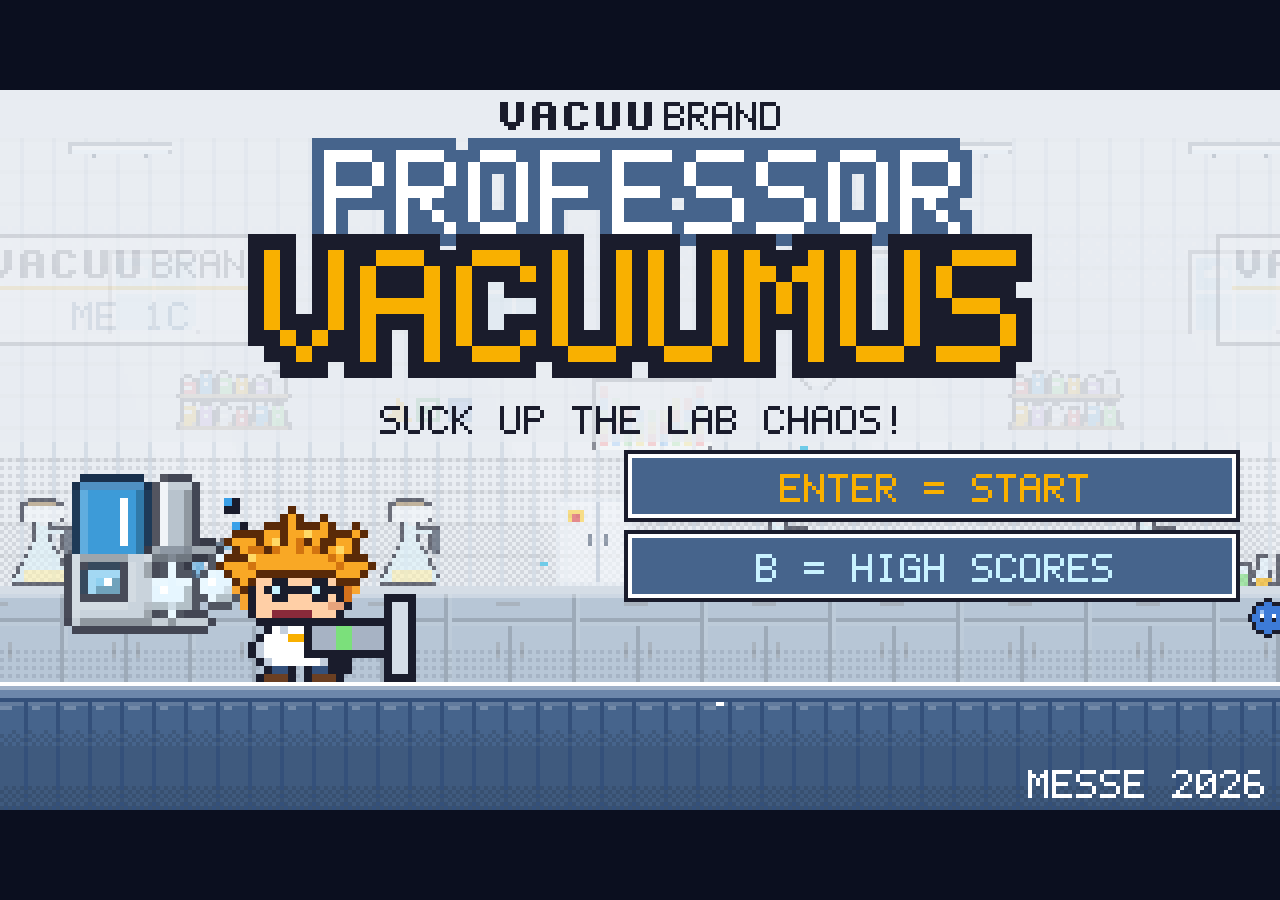
<file: index.html>
<!DOCTYPE html>
<html lang="de">
<head>
<meta charset="utf-8">
<title>Professor Vacuumus – VACUUBRAND</title>
<meta name="viewport" content="width=device-width, initial-scale=1, maximum-scale=1, user-scalable=no, viewport-fit=cover">
<meta name="theme-color" content="#46648c">
<meta name="mobile-web-app-capable" content="yes">
<meta name="apple-mobile-web-app-capable" content="yes">
<meta name="apple-mobile-web-app-status-bar-style" content="black-translucent">
<meta name="apple-mobile-web-app-title" content="Vacuumus">
<link rel="manifest" href="manifest.webmanifest">
<link rel="icon" href="assets/icon-192.png">
<link rel="apple-touch-icon" href="assets/icon-192.png">
<link rel="stylesheet" href="css/style.css">
</head>
<body>
<div id="wrap">
  <canvas id="game" width="320" height="180"></canvas>
  <div id="overlay" class="hidden"></div>
</div>
<noscript>Bitte JavaScript aktivieren.</noscript>
<!-- Reihenfolge wichtig: keine Module, damit das Spiel per Doppelklick (file://) läuft -->
<script src="js/lib/qrcode.js"></script>
<script src="js/config.js"></script>
<script src="js/i18n.js"></script>
<script src="js/util.js"></script>
<script src="js/font.js"></script>
<script src="js/sprites.js"></script>
<script src="js/sound.js"></script>
<script src="js/input.js"></script>
<script src="js/touch.js"></script>
<script src="js/storage.js"></script>
<script src="js/level.js"></script>
<script src="js/entities.js"></script>
<script src="js/game.js"></script>
<script src="js/scenes.js"></script>
<script src="js/referenzdaten.js"></script>
<script src="js/ui.js"></script>
<script src="js/main.js"></script>
</body>
</html>
</file>
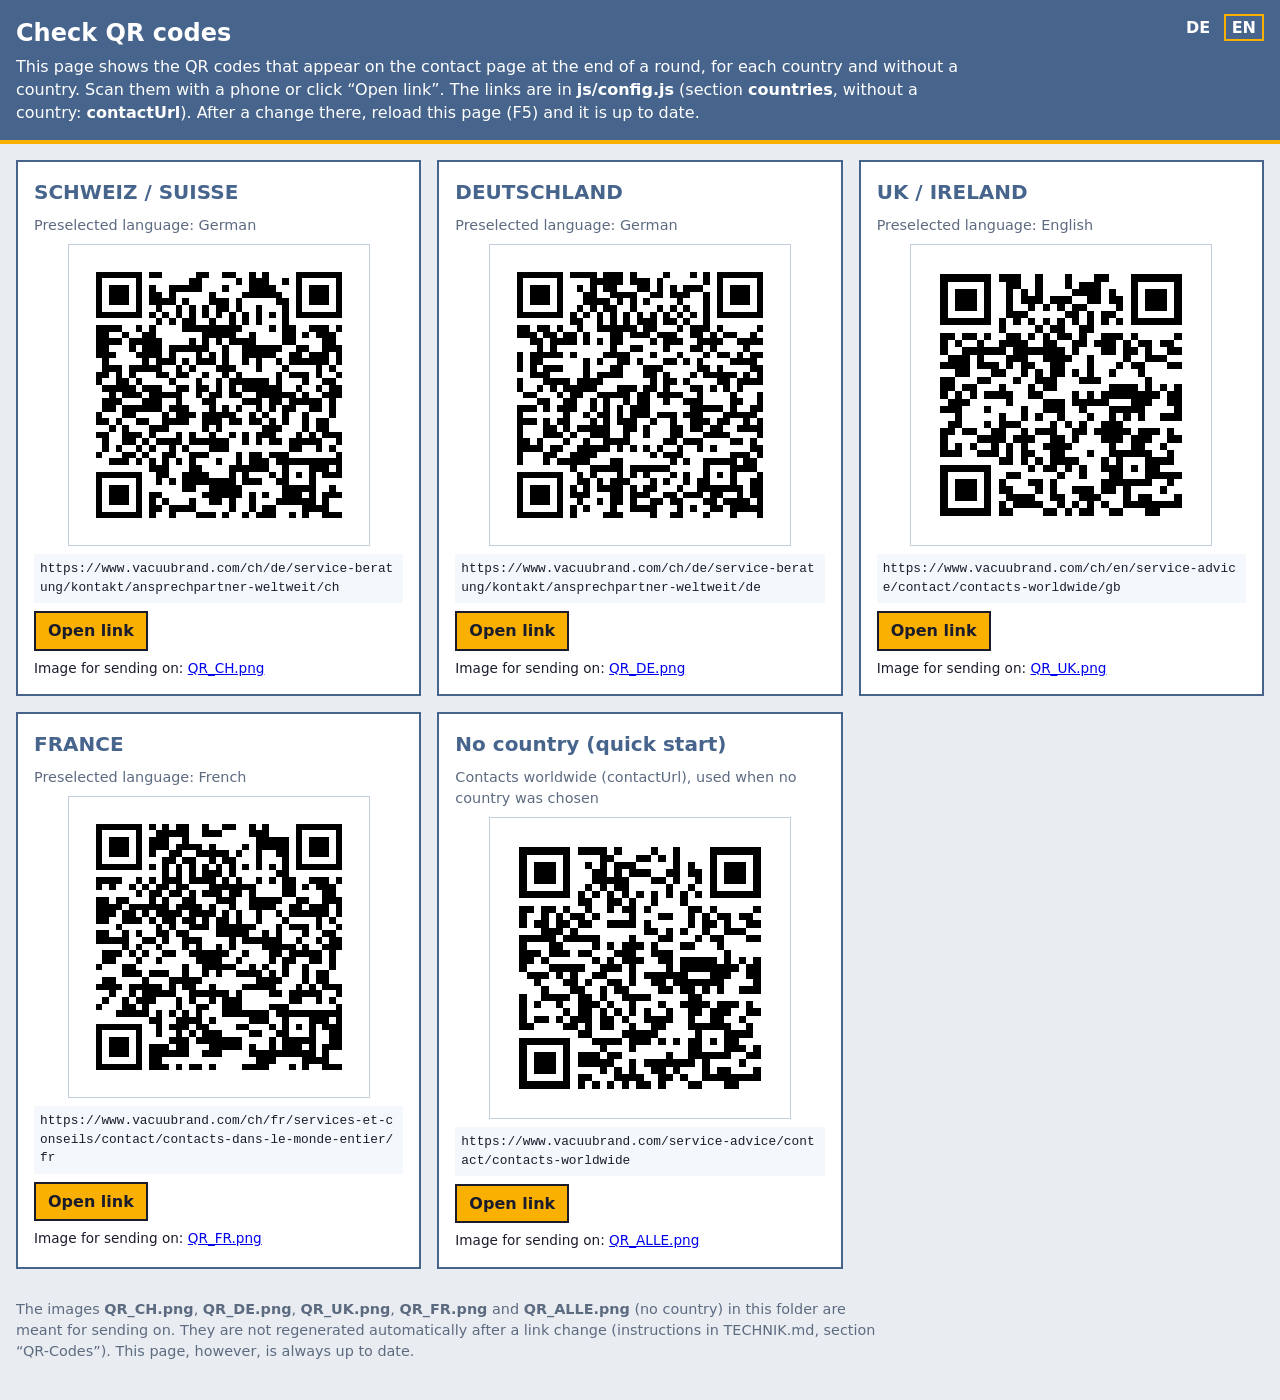
<file: qr/index.html>
<!DOCTYPE html>
<html lang="de">
<head>
<meta charset="utf-8">
<meta name="viewport" content="width=device-width, initial-scale=1">
<title>QR-Codes prüfen / Check QR codes – Professor Vacuumus</title>
<style>
  :root { --navy: #46648c; --gold: #f9b000; --blue: #4f8fcf; --ink: #1a1c2c; }
  body { margin: 0; background: #e9edf2; color: var(--ink); font: 16px/1.45 system-ui, -apple-system, "Segoe UI", Arial, sans-serif; }
  header { background: var(--navy); color: #fff; padding: 16px; border-bottom: 4px solid var(--gold); }
  header h1 { margin: 0 0 4px; font-size: 1.5em; }
  header p { margin: 0; max-width: 60em; }
  main { padding: 16px; display: grid; grid-template-columns: repeat(auto-fill, minmax(320px, 1fr)); gap: 16px; }
  .card { background: #fff; border: 2px solid var(--navy); padding: 16px; display: flex; flex-direction: column; gap: 8px; }
  .card h2 { margin: 0; font-size: 1.25em; color: var(--navy); }
  .card .lang { color: #5d6b80; font-size: 0.9em; }
  .card canvas { width: 100%; max-width: 300px; height: auto; image-rendering: pixelated; align-self: center; border: 1px solid #c3cedd; }
  .card code { display: block; word-break: break-all; background: #f4f7fb; padding: 6px; font-size: 0.8em; }
  .card a.open { align-self: flex-start; background: var(--gold); color: var(--ink); font-weight: bold; padding: 6px 12px; text-decoration: none; border: 2px solid var(--ink); }
  .card .png { font-size: 0.85em; }
  .err { background: #e04848; color: #fff; padding: 12px; margin: 16px; }
  header nav.langs { float: right; font-weight: bold; }
  header nav.langs a { color: #fff; padding: 2px 6px; text-decoration: none; border: 2px solid transparent; }
  header nav.langs a.on { border-color: var(--gold); }
  footer { padding: 0 16px 24px; color: #5d6b80; font-size: 0.9em; max-width: 60em; }
</style>
</head>
<body>
<header>
  <nav class="langs" aria-label="Sprache / Language"><a href="?lang=de" data-lang="de">DE</a> <a href="?lang=en" data-lang="en">EN</a></nav>
  <h1 id="h1">QR-Codes prüfen</h1>
  <p id="intro"></p>
</header>
<div id="msg"></div>
<main id="list"></main>
<footer>
  <p id="foot"></p>
</footer>
<!-- Gleiche Bibliothek und gleiche Einstellungen wie im Spiel (qrcode(0, 'L')) -->
<script src="../js/lib/qrcode.js"></script>
<script src="../js/config.js"></script>
<script>
'use strict';
(function () {
  // Texte der Prüfseite auf Deutsch und Englisch (wie der Admin-Bereich). Sprache: ?lang=de / ?lang=en,
  // sonst die Sprache des Browsers (Deutsch, sonst Englisch).
  const T = {
    de: {
      title: 'QR-Codes prüfen',
      intro: 'Diese Seite zeigt die QR-Codes, die am Ende einer Runde auf der Kontakt-Seite erscheinen, für jedes Land und ohne Land. Mit dem Handy scannen oder auf „Link öffnen“ klicken. ' +
             'Die Links stehen in <b>js/config.js</b> (Abschnitt <b>countries</b>, ohne Land: <b>contactUrl</b>). Nach einer Änderung dort diese Seite neu laden (F5), dann ist sie aktuell.',
      foot: 'Die Bilder <b>QR_CH.png</b>, <b>QR_DE.png</b>, <b>QR_UK.png</b>, <b>QR_FR.png</b> und <b>QR_ALLE.png</b> (ohne Land) in diesem Ordner sind zum Weiterschicken gedacht. ' +
            'Sie werden nach einer Link-Änderung nicht automatisch neu erzeugt (Anleitung in TECHNIK.md, Abschnitt „QR-Codes“). Diese Seite ist dagegen immer aktuell.',
      langs: { de: 'Deutsch', en: 'Englisch', fr: 'Französisch' },
      preset: 'Sprache vorgewählt: ',
      noCountry: 'Ohne Land (Schnellstart)',
      noCountrySub: 'Ansprechpartner weltweit (contactUrl), gilt, wenn kein Land gewählt wurde',
      open: 'Link öffnen', png: 'Bild zum Weiterschicken: ',
      err: 'js/config.js oder js/lib/qrcode.js konnte nicht geladen werden.'
    },
    en: {
      title: 'Check QR codes',
      intro: 'This page shows the QR codes that appear on the contact page at the end of a round, for each country and without a country. Scan them with a phone or click “Open link”. ' +
             'The links are in <b>js/config.js</b> (section <b>countries</b>, without a country: <b>contactUrl</b>). After a change there, reload this page (F5) and it is up to date.',
      foot: 'The images <b>QR_CH.png</b>, <b>QR_DE.png</b>, <b>QR_UK.png</b>, <b>QR_FR.png</b> and <b>QR_ALLE.png</b> (no country) in this folder are meant for sending on. ' +
            'They are not regenerated automatically after a link change (instructions in TECHNIK.md, section “QR-Codes”). This page, however, is always up to date.',
      langs: { de: 'German', en: 'English', fr: 'French' },
      preset: 'Preselected language: ',
      noCountry: 'No country (quick start)',
      noCountrySub: 'Contacts worldwide (contactUrl), used when no country was chosen',
      open: 'Open link', png: 'Image for sending on: ',
      err: 'js/config.js or js/lib/qrcode.js could not be loaded.'
    }
  };
  const want = (new URLSearchParams(location.search).get('lang') || navigator.language || 'en').slice(0, 2).toLowerCase();
  const lang = T[want] ? want : 'en';
  const t = T[lang];
  document.documentElement.lang = lang;
  document.title = t.title + ' – Professor Vacuumus';
  document.getElementById('h1').textContent = t.title;
  document.getElementById('intro').innerHTML = t.intro;
  document.getElementById('foot').innerHTML = t.foot;
  for (const a of document.querySelectorAll('nav.langs a')) a.classList.toggle('on', a.dataset.lang === lang);
  const list = document.getElementById('list');
  if (typeof CONFIG === 'undefined' || typeof qrcode === 'undefined') {
    document.getElementById('msg').innerHTML = '<div class="err">' + t.err + '</div>';
    return;
  }
  const esc = s => String(s).replace(/[&<>"']/g, c => ({ '&': '&amp;', '<': '&lt;', '>': '&gt;', '"': '&quot;', "'": '&#39;' }[c]));
  // QR-Code als Bild: 10 Pixel pro Kästchen und weisser Rand von 4 Kästchen (wie im Spiel)
  function qrCanvas(text) {
    const q = qrcode(0, 'L'); q.addData(text); q.make();
    const n = q.getModuleCount(), m = 10, px = (n + 8) * m;
    const c = document.createElement('canvas'); c.width = px; c.height = px;
    const g = c.getContext('2d');
    g.fillStyle = '#ffffff'; g.fillRect(0, 0, px, px);
    g.fillStyle = '#000000';
    for (let r = 0; r < n; r++) for (let col = 0; col < n; col++) if (q.isDark(r, col)) g.fillRect((col + 4) * m, (r + 4) * m, m, m);
    return c;
  }
  const entries = (CONFIG.countries || []).map(c => ({ key: c.key, title: c.name, sub: t.preset + (t.langs[c.lang] || c.lang), url: c.contactUrl || CONFIG.contactUrl, png: 'QR_' + c.key + '.png' }));
  // Ohne Land (Schnellstart): allgemeiner Link, Bild QR_ALLE.png
  entries.push({ key: 'ALLE', title: t.noCountry, sub: t.noCountrySub, url: CONFIG.contactUrl, png: 'QR_ALLE.png' });
  for (const e of entries) {
    const card = document.createElement('section');
    card.className = 'card';
    card.dataset.key = e.key;
    card.innerHTML = '<h2>' + esc(e.title) + '</h2><div class="lang">' + esc(e.sub) + '</div>';
    const canvas = qrCanvas(e.url);
    canvas.dataset.url = e.url;
    card.appendChild(canvas);
    card.insertAdjacentHTML('beforeend', '<code>' + esc(e.url) + '</code>' +
      '<a class="open" href="' + esc(e.url) + '" target="_blank" rel="noopener">' + t.open + '</a>' +
      (e.png ? '<div class="png">' + t.png + '<a href="' + e.png + '" download>' + e.png + '</a></div>' : ''));
    list.appendChild(card);
  }
})();
</script>
</body>
</html>
</file>
<file: css/style.css>
html, body {
  margin: 0;
  height: 100%;
  background: #0b0f1f;
  overflow: hidden;
  cursor: default;
}

#wrap {
  position: absolute;
  left: 50%;
  top: 50%;
  transform: translate(-50%, -50%);
}

#game {
  display: block;
  width: 100%;
  height: 100%;
  image-rendering: pixelated;
  image-rendering: crisp-edges;
}

#overlay {
  position: absolute;
  inset: 0;
  display: flex;
  align-items: center;
  justify-content: center;
  font-family: "Courier New", Consolas, monospace;
  font-weight: bold;
  color: #fff;
}

.hidden { display: none !important; }

.panel {
  background: #46648c;
  border: 0.25em solid #fff;
  box-shadow: 0 0 0 0.25em #1a1c2c, 0.5em 0.5em 0 0.25em rgba(0, 0, 0, 0.45);
  padding: 1em 1.5em;
  width: 72%;
  max-height: 88%;
  overflow: auto;
  box-sizing: border-box;
}

.panel h1 {
  margin: 0 0 0.4em;
  font-size: 1.5em;
  color: #ffffff;
  text-align: center;
  letter-spacing: 0.08em;
}

.panel h2 {
  font-size: 1.05em;
  color: #f9b000;
  margin: 1em 0 0.4em;
  border-bottom: 2px solid #f9b000;
}

.panel h3 { font-size: 0.95em; margin: 0.4em 0; color: #c8f2ff; }

.hint, .small { color: #c8f2ff; text-align: center; margin: 0.3em 0 0.8em; }
.small { font-size: 0.75em; margin-top: 0.8em; }

.fields {
  display: grid;
  grid-template-columns: 1fr 1fr;
  gap: 0.5em 1em;
}

.field { display: flex; flex-direction: column; gap: 0.2em; }
.field span { font-size: 0.85em; text-transform: uppercase; }

input[type=text], input[type=email], input[type=password], input[type=number] {
  font: inherit;
  font-size: max(16px, 1.05em); /* unter 16px zoomt iPhone/iPad beim Antippen ins Bild */
  padding: 0.3em 0.4em;
  background: #34507a;
  color: #fff;
  border: 3px solid #a9bfd8;
  outline: none;
  width: 100%;
  box-sizing: border-box;
}

input:focus { border-color: #f9b000; background: #3d5a82; }
input.bad { border-color: #ff6b6b; }

.check {
  display: flex;
  gap: 0.6em;
  align-items: flex-start;
  margin-top: 0.7em;
  font-size: 0.85em;
  font-weight: normal;
  cursor: pointer;
}

.check input {
  width: 1.3em;
  height: 1.3em;
  flex: none;
  accent-color: #f9b000;
  margin: 0.1em 0 0;
}

.check input:focus { outline: 3px solid #f9b000; }

.err { color: #ff8f8f; min-height: 1.3em; margin-top: 0.6em; text-align: center; }

.buttons {
  display: flex;
  justify-content: space-between;
  gap: 1em;
  margin-top: 0.6em;
  flex-wrap: wrap;
}

.btn {
  font: inherit;
  padding: 0.45em 1em;
  background: #f9b000;
  color: #1a1c2c;
  border: 3px solid #1a1c2c;
  box-shadow: 0 0 0 2px #fff;
  cursor: pointer;
}

.btn:hover, .btn:focus { background: #ffc633; outline: none; }
.btn.ghost { background: #3b4a6b; color: #fff; }
.btn.ghost:hover, .btn.ghost:focus { background: #52668f; }
.btn.danger { background: #e04848; color: #fff; }
.btn.small { padding: 0.15em 0.5em; font-size: 0.8em; }

.admin { width: 90%; font-weight: normal; font-size: 0.8em; }
.admin p { margin: 0.3em 0; }
.admin .version { font-size: 0.8em; opacity: 0.75; margin-top: -0.4em; }
.admin .cols { display: grid; grid-template-columns: 1fr 1fr; gap: 1em; }
.admin ol { margin: 0; padding-left: 1.4em; }
.admin table { width: 100%; border-collapse: collapse; }
.admin td, .admin th { text-align: left; padding: 0.15em 0.4em; border-bottom: 1px solid #5a7aa3; }
.admin .row { display: flex; gap: 0.6em; flex-wrap: wrap; align-items: center; }
.admin .row label { display: flex; flex-direction: column; gap: 0.2em; }
.admin .row input { width: 12em; }
.admin .row select { width: 12em; font: inherit; padding: 0.3em; background: #fff; color: #1a1c2c; border: 2px solid #a9bfd8; }
.admin .warn { background: #e04848; padding: 0.4em; margin-bottom: 0.5em; }
.admin .ok { color: #7be07b; }
/* Schalter "Nur Spitzname" und Warnung oben, solange er an ist */
.admin .row label.check { flex-direction: row; flex-basis: 100%; margin-top: 0.3em; }
.admin .row label.check input { width: 1.3em; }
.admin .warn.nick { background: #f9b000; color: #1a1c2c; font-weight: bold; }

.logo {
  background: #fff;
  margin: -1em -1.5em 0.8em;
  padding: 0.5em;
  text-align: center;
  border-bottom: 0.25em solid #f9b000;
}
.logo img { height: 4.5em; margin: -0.6em 0; display: inline-block; }

.admin textarea {
  width: 100%;
  height: 8em;
  font: 0.8em "Courier New", monospace;
  box-sizing: border-box;
  background: #34507a;
  color: #fff;
  border: 2px solid #a9bfd8;
}
.admin .export { background: #3d5a82; padding: 0.5em; margin: 0.5em 0; }

/* Anmeldung: Formular oben, darunter läuft die Demo */
#overlay.top { align-items: flex-start; padding-top: 1.5%; box-sizing: border-box; }
#overlay.top .reg { font-size: 0.8em; padding: 0.7em 1.2em; max-height: 64%; width: 76%; }
#overlay.top .reg .logo { margin: -0.7em -1.2em 0.5em; padding: 0.3em; }
#overlay.top .reg .logo img { height: 3.4em; }
#overlay.top .reg h1 { margin-bottom: 0.2em; }
#overlay.top .reg .hint { margin: 0.1em 0 0.4em; }
#overlay.top .reg .check { margin-top: 0.4em; }
#overlay.top .reg .err { min-height: 1em; margin-top: 0.3em; }
#overlay.top .reg .small { margin-top: 0.3em; }

/* ---------- Tablet / Handy ---------- */
html, body { touch-action: none; -webkit-user-select: none; user-select: none; -webkit-tap-highlight-color: transparent; overscroll-behavior: none; }
#overlay input, #overlay textarea { -webkit-user-select: text; user-select: text; touch-action: manipulation; }
#overlay .panel { touch-action: pan-y; }
.reg.online { width: 56%; }
.reg.online .field input { font-size: 1.3em; text-transform: uppercase; }

#touch {
  position: fixed; inset: 0; pointer-events: none; z-index: 5;
  font-family: "Courier New", Consolas, monospace; font-weight: bold; color: #fff;
}
#touch > * { pointer-events: auto; }
/* Bedienfelder im Look eines Laborgeräts: Edelstahl-Blende mit Navy-Rahmen und vier Schrauben */
#touch .t-panel {
  position: absolute; bottom: 3vmin; padding: 2vmin; box-sizing: border-box; display: flex; gap: 1.4vmin;
  border: 0.6vmin solid rgba(70, 100, 140, 0.85); border-radius: 2.4vmin;
  background:
    radial-gradient(circle, #8a93a6 0.5vmin, #4a5266 0.7vmin, transparent 0.8vmin) 0.6vmin 0.6vmin / 2vmin 2vmin no-repeat,
    radial-gradient(circle, #8a93a6 0.5vmin, #4a5266 0.7vmin, transparent 0.8vmin) calc(100% - 0.6vmin) 0.6vmin / 2vmin 2vmin no-repeat,
    radial-gradient(circle, #8a93a6 0.5vmin, #4a5266 0.7vmin, transparent 0.8vmin) 0.6vmin calc(100% - 0.6vmin) / 2vmin 2vmin no-repeat,
    radial-gradient(circle, #8a93a6 0.5vmin, #4a5266 0.7vmin, transparent 0.8vmin) calc(100% - 0.6vmin) calc(100% - 0.6vmin) / 2vmin 2vmin no-repeat,
    repeating-linear-gradient(90deg, rgba(255, 255, 255, 0.06) 0 0.3vmin, transparent 0.3vmin 0.9vmin),
    linear-gradient(160deg, rgba(222, 228, 238, 0.55), rgba(150, 160, 178, 0.45));
  box-shadow: 0 0.8vmin 0 rgba(26, 28, 44, 0.45);
}
#touch .t-move { left: max(2vmin, env(safe-area-inset-left)); width: 44vmin; height: 22vmin; }
#touch .t-act { right: max(2vmin, env(safe-area-inset-right)); width: 27vmin; height: 46vmin; flex-direction: column; }
#touch .t-key, #touch .t-btn {
  display: flex; align-items: center; justify-content: center;
  background: rgba(70, 100, 140, 0.6); border: 0.5vmin solid rgba(255, 255, 255, 0.8);
  border-radius: 2vmin; box-shadow: inset 0 0.8vmin 0 rgba(255, 255, 255, 0.25), 0 0.6vmin 0 rgba(26, 28, 44, 0.5);
  text-shadow: 0 0.3vmin 0 #1a1c2c; letter-spacing: 0.05em;
}
/* Tasten sind nur Anzeige: welche gedrückt ist, ergibt sich aus der Fingerposition im Feld (touch.js) */
#touch .t-key { flex: 1; pointer-events: none; font-size: 3.6vmin; }
#touch .t-left, #touch .t-right { font-size: 7vmin; background: rgba(79, 143, 207, 0.65); }
#touch .t-jump { background: rgba(80, 180, 90, 0.7); }
#touch .t-suck { background: rgba(249, 176, 0, 0.75); }
#touch .t-btn { position: absolute; border-radius: 50%; font-size: 3.6vmin; }
#touch .t-pause {
  position: absolute; top: calc(14vmin + env(safe-area-inset-top)); right: max(2vmin, env(safe-area-inset-right));
  width: 9vmin; height: 9vmin; border-radius: 2vmin; font-size: 3.5vmin;
}
#touch .on { background: rgba(255, 255, 255, 0.6) !important; transform: translateY(0.5vmin); box-shadow: inset 0 0.4vmin 0 rgba(26, 28, 44, 0.3); }

#rotate { display: none; }
@media (orientation: portrait) {
  body.touch #rotate {
    display: flex; position: fixed; inset: 0; z-index: 20; align-items: center; justify-content: center; text-align: center;
    background: #46648c; color: #fff; font: bold 6vmin "Courier New", monospace; line-height: 1.6;
  }
}

/* Kleine Bildschirme (Handy quer): Formular kompakter und scrollbar */
@media (max-height: 500px) {
  #overlay.top { padding-top: 0.5%; }
  #overlay.top .reg { max-height: 96%; max-height: 96dvh; width: 92%; padding: 0.4em 0.8em; }
  #overlay.top .reg .logo { display: none; }
  #overlay.top .reg .hint { display: none; }
  #overlay.top .reg .small { font-size: 0.65em; margin-top: 0.2em; }
  #overlay.top .reg .check { font-size: 0.75em; margin-top: 0.2em; }
  .fields { gap: 0.2em 0.6em; }
  .panel { max-height: 96%; }
}

/* Hinweis "Zum Home-Bildschirm" (iPhone/iPad in Safari) */
#a2hs {
  position: fixed; left: 50%; top: calc(8px + env(safe-area-inset-top)); transform: translateX(-50%); z-index: 30;
  background: #f9b000; color: #1a1c2c; border: 3px solid #1a1c2c; box-shadow: 0 0 0 2px #fff;
  font: bold 15px "Courier New", monospace; padding: 8px 36px 8px 12px; max-width: 86vw; line-height: 1.4;
}
#a2hs button { position: absolute; right: 4px; top: 4px; font: bold 16px monospace; background: none; border: 0; color: #1a1c2c; }

/* Scharfer QR-Code auf dem Ergebnisbildschirm */
#qrview { position: absolute; display: none; z-index: 2; image-rendering: pixelated; image-rendering: crisp-edges; box-shadow: 0 0 0 2px #1a1c2c; }
</file>
